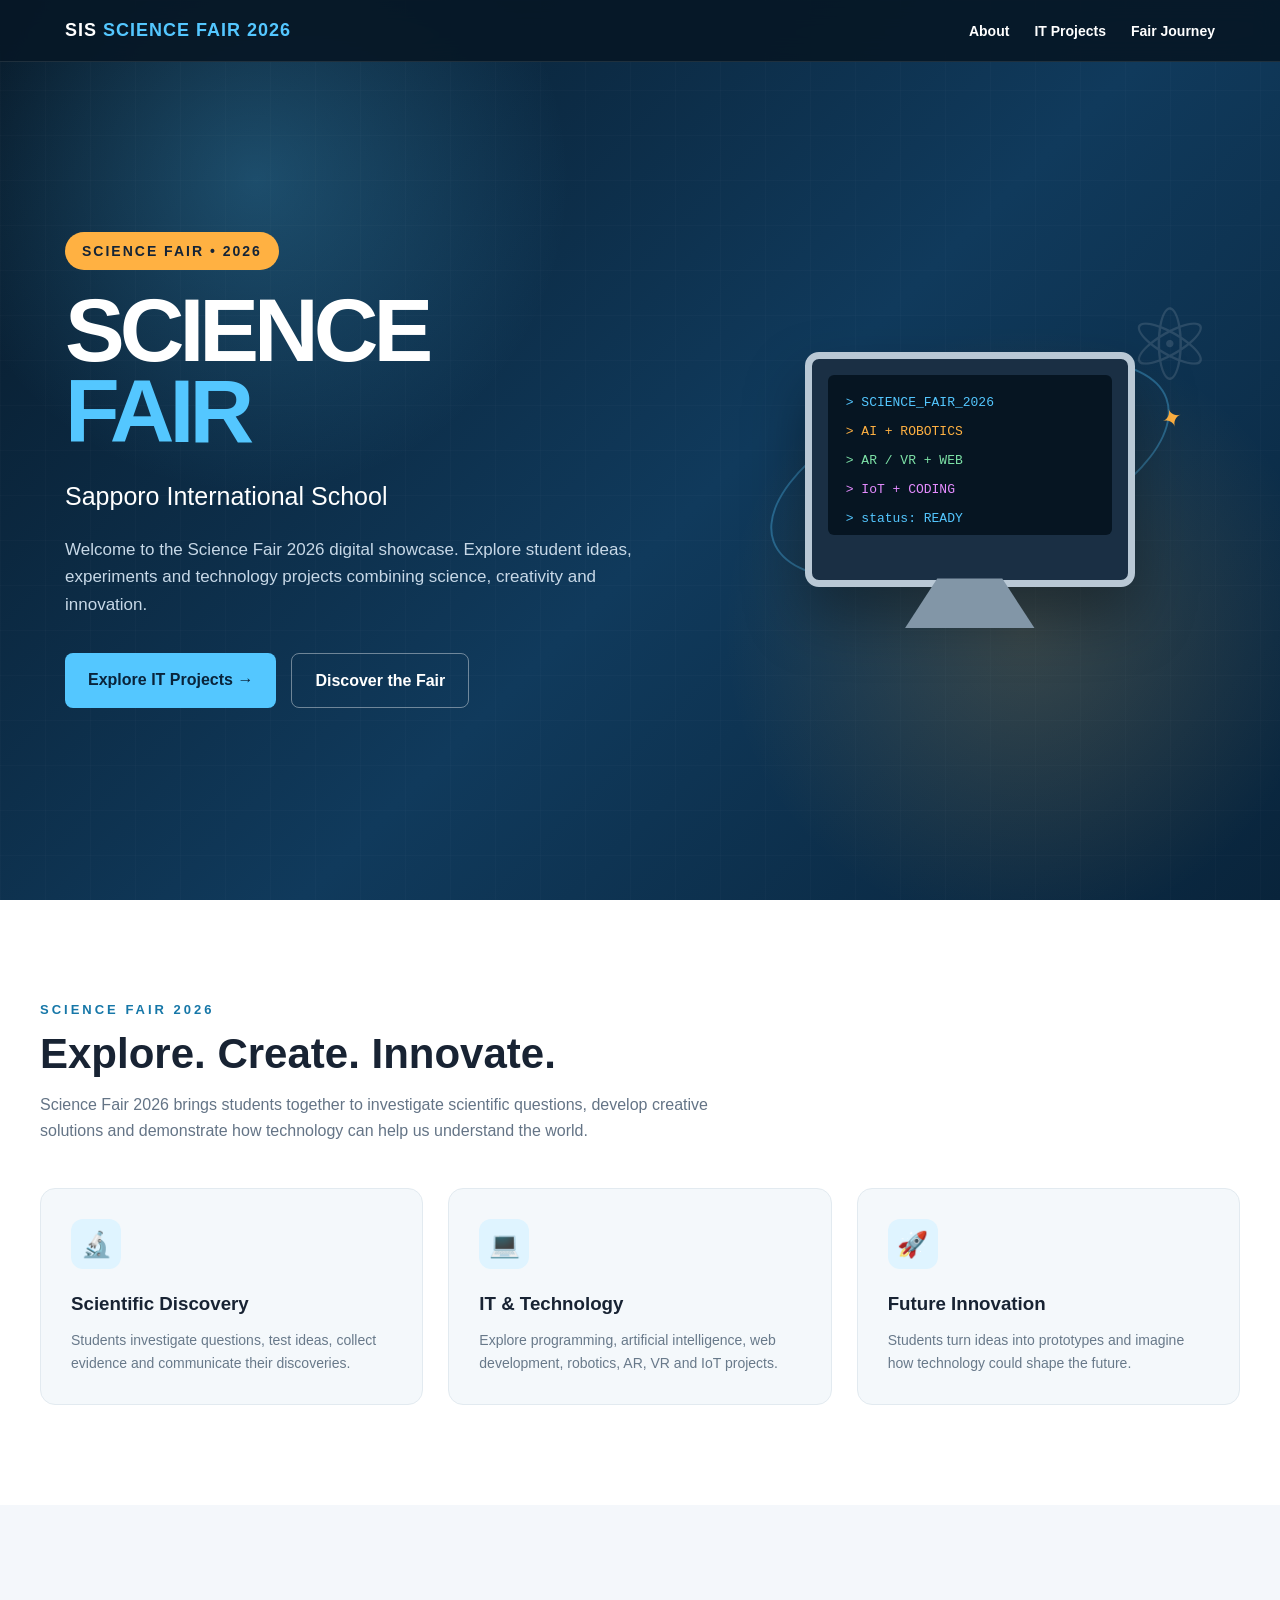
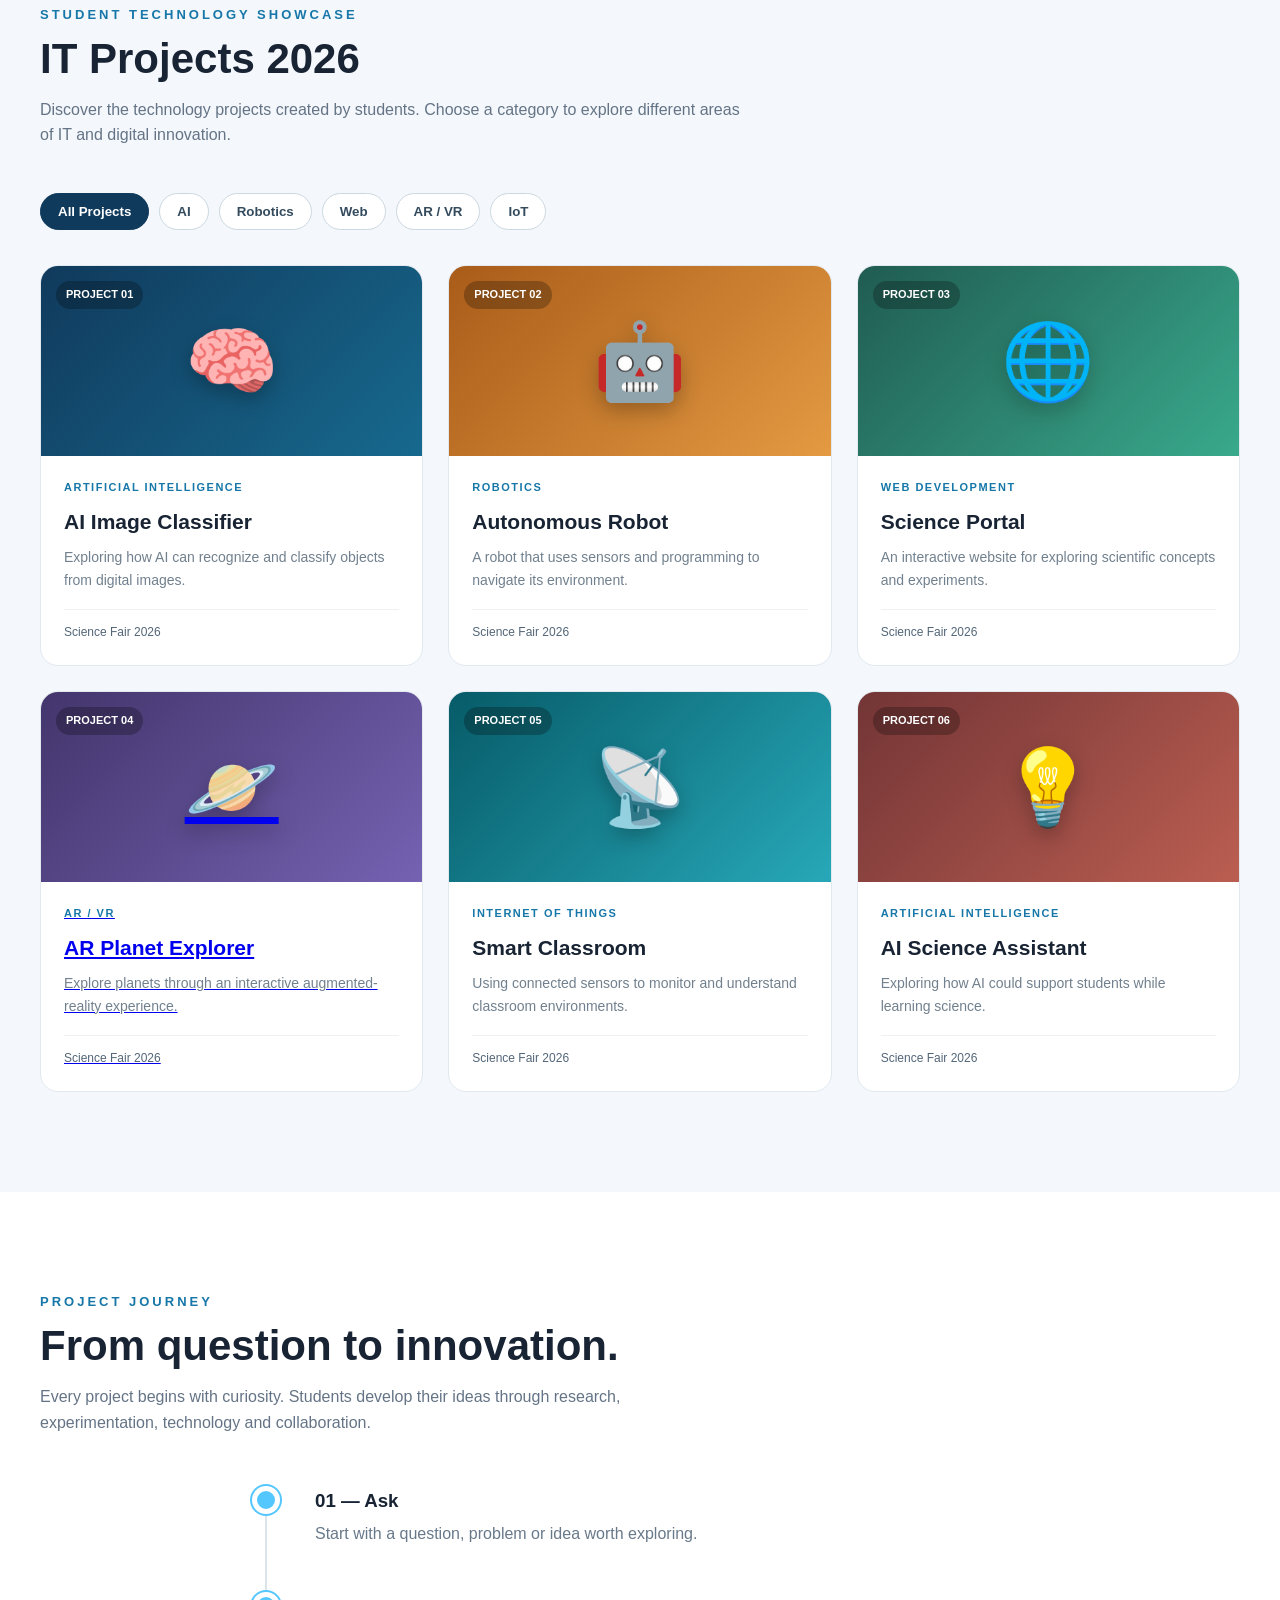
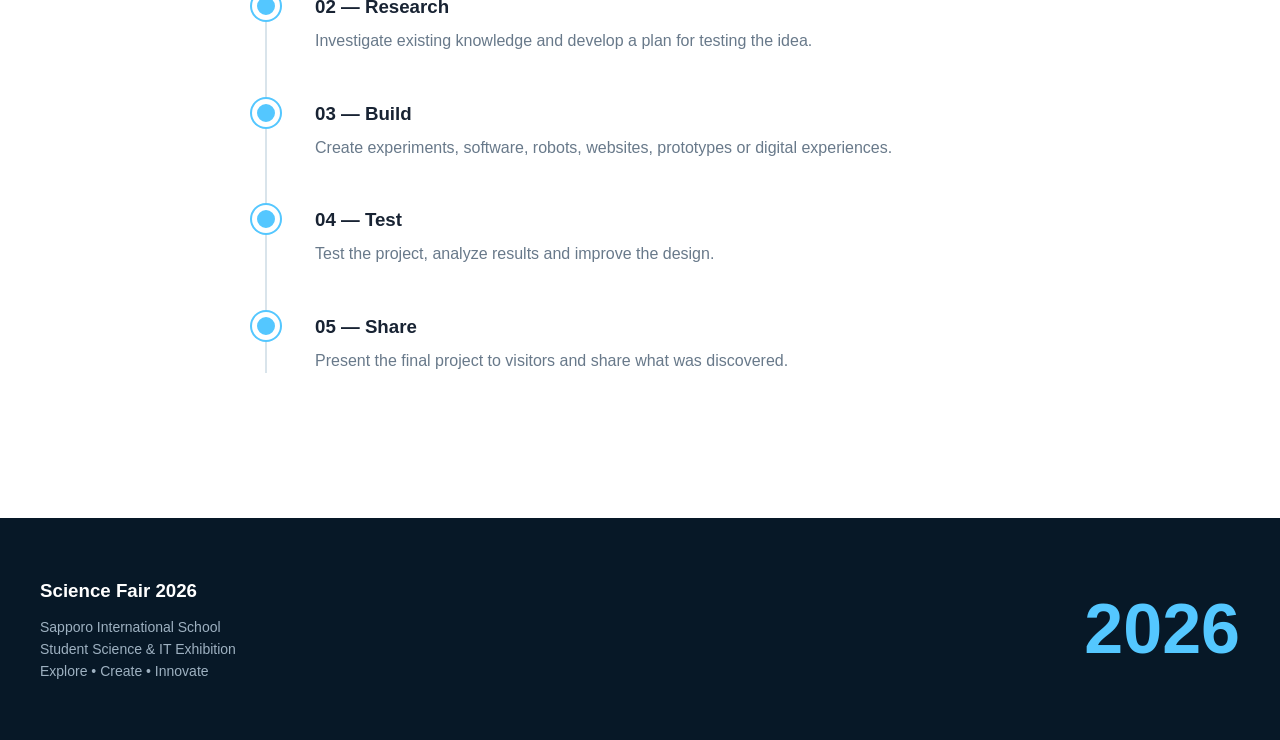
<file: index.html>
<!doctype html>
<html lang="en">
  <head>
    <meta charset="UTF-8" />
    <meta name="viewport" content="width=device-width, initial-scale=1.0" />

    <title>Science Fair 2026 | Sapporo International School</title>

    <link rel="stylesheet" href="style.css" />
  </head>

  <body>
    <!-- NAVIGATION -->
    <nav>
      <div class="nav-container">
        <a href="#" class="logo"> SIS <span>SCIENCE FAIR 2026</span> </a>

        <ul class="nav-links">
          <li><a href="#about">About</a></li>
          <li><a href="#projects">IT Projects</a></li>
          <li><a href="#timeline">Fair Journey</a></li>
        </ul>

        <div class="mobile-menu">☰</div>
      </div>
    </nav>

    <!-- HERO -->
    <header class="hero">
      <div class="hero-container">
        <div class="hero-content">
          <div class="year">SCIENCE FAIR • 2026</div>

          <h1>
            SCIENCE<br />
            <span>FAIR</span>
          </h1>

          <h2>Sapporo International School</h2>

          <p>
            Welcome to the Science Fair 2026 digital showcase. Explore student
            ideas, experiments and technology projects combining science,
            creativity and innovation.
          </p>

          <div class="buttons">
            <a href="#projects" class="btn btn-primary">
              Explore IT Projects →
            </a>

            <a href="#about" class="btn btn-outline"> Discover the Fair </a>
          </div>
        </div>

        <!-- HERO GRAPHIC -->
        <div class="science-graphic">
          <div class="atom">⚛</div>

          <div class="orbit"></div>

          <div class="computer">
            <div class="screen">
              <div class="code-line">&gt; SCIENCE_FAIR_2026</div>

              <div class="code-line">&gt; AI + ROBOTICS</div>

              <div class="code-line">&gt; AR / VR + WEB</div>

              <div class="code-line">&gt; IoT + CODING</div>

              <div class="code-line">&gt; status: READY</div>
            </div>

            <div class="computer-base"></div>
          </div>
        </div>
      </div>
    </header>

    <!-- ABOUT -->
    <section class="about" id="about">
      <div class="container">
        <div class="section-label">Science Fair 2026</div>

        <h2 class="section-title">Explore. Create. Innovate.</h2>

        <p class="section-description">
          Science Fair 2026 brings students together to investigate scientific
          questions, develop creative solutions and demonstrate how technology
          can help us understand the world.
        </p>

        <div class="about-grid">
          <div class="info-card">
            <div class="info-icon">🔬</div>

            <h3>Scientific Discovery</h3>

            <p>
              Students investigate questions, test ideas, collect evidence and
              communicate their discoveries.
            </p>
          </div>

          <div class="info-card">
            <div class="info-icon">💻</div>

            <h3>IT & Technology</h3>

            <p>
              Explore programming, artificial intelligence, web development,
              robotics, AR, VR and IoT projects.
            </p>
          </div>

          <div class="info-card">
            <div class="info-icon">🚀</div>

            <h3>Future Innovation</h3>

            <p>
              Students turn ideas into prototypes and imagine how technology
              could shape the future.
            </p>
          </div>
        </div>
      </div>
    </section>

    <!-- IT PROJECTS -->
    <section class="projects" id="projects">
      <div class="container">
        <div class="section-label">Student Technology Showcase</div>

        <h2 class="section-title">IT Projects 2026</h2>

        <p class="section-description">
          Discover the technology projects created by students. Choose a
          category to explore different areas of IT and digital innovation.
        </p>

        <!-- FILTERS -->
        <div class="filters">
          <button class="filter active" data-filter="all">All Projects</button>

          <button class="filter" data-filter="ai">AI</button>

          <button class="filter" data-filter="robotics">Robotics</button>

          <button class="filter" data-filter="web">Web</button>

          <button class="filter" data-filter="arvr">AR / VR</button>

          <button class="filter" data-filter="iot">IoT</button>
        </div>

        <!-- PROJECT GRID -->
        <div class="project-grid">
          <!-- PROJECT 01 -->
          <article
            class="project-card"
            data-category="ai"
            data-title="AI Image Classifier"
            data-description="A student project exploring how artificial intelligence can identify and classify objects in images using machine-learning techniques."
            data-student="Student IT Project Team"
          >
            <div class="project-visual">
              <div class="project-number">PROJECT 01</div>

              <div class="project-symbol">🧠</div>
            </div>

            <div class="project-content">
              <div class="project-category">Artificial Intelligence</div>

              <h3>AI Image Classifier</h3>

              <p>
                Exploring how AI can recognize and classify objects from digital
                images.
              </p>

              <div class="student">Science Fair 2026</div>
            </div>
          </article>

          <!-- PROJECT 02 -->
          <article
            class="project-card"
            data-category="robotics"
            data-title="Autonomous Robot"
            data-description="An autonomous robot designed to navigate an environment, detect obstacles and respond to sensor information."
            data-student="Robotics Project Team"
          >
            <div class="project-visual orange">
              <div class="project-number">PROJECT 02</div>

              <div class="project-symbol">🤖</div>
            </div>

            <div class="project-content">
              <div class="project-category">Robotics</div>

              <h3>Autonomous Robot</h3>

              <p>
                A robot that uses sensors and programming to navigate its
                environment.
              </p>

              <div class="student">Science Fair 2026</div>
            </div>
          </article>

          <!-- PROJECT 03 -->
          <article
            class="project-card"
            data-category="web"
            data-title="Interactive Science Portal"
            data-description="A modern educational website designed to present scientific information through interactive content, visualizations and digital experiments."
            data-student="Web Development Team"
          >
            <div class="project-visual green">
              <div class="project-number">PROJECT 03</div>

              <div class="project-symbol">🌐</div>
            </div>

            <div class="project-content">
              <div class="project-category">Web Development</div>

              <h3>Science Portal</h3>

              <p>
                An interactive website for exploring scientific concepts and
                experiments.
              </p>

              <div class="student">Science Fair 2026</div>
            </div>
          </article>

          <!-- PROJECT 04 -->
          <a
            href="https://zulyazqall.github.io/sciencefair/augmented/planet.html"
            class="card-link"
          >
            <article
              class="project-card"
              data-category="arvr"
              data-title="AR Planet Explorer"
              data-description="An augmented-reality experience that allows users to explore planets through a smartphone or compatible AR device."
              data-student="AR / VR Project Team "
            >
              <div class="project-visual purple">
                <div class="project-number">PROJECT 04</div>

                <div class="project-symbol">🪐</div>
              </div>

              <div class="project-content">
                <div class="project-category">AR / VR</div>

                <h3>AR Planet Explorer</h3>

                <p>
                  Explore planets through an interactive augmented-reality
                  experience.
                </p>

                <div class="student">Science Fair 2026</div>
              </div>
            </article>
          </a>

          <!-- PROJECT 05 -->
          <article
            class="project-card"
            data-category="iot"
            data-title="Smart Classroom"
            data-description="A connected classroom concept using sensors to monitor environmental conditions such as temperature, light and air quality."
            data-student="IoT Project Team"
          >
            <div class="project-visual cyan">
              <div class="project-number">PROJECT 05</div>

              <div class="project-symbol">📡</div>
            </div>

            <div class="project-content">
              <div class="project-category">Internet of Things</div>

              <h3>Smart Classroom</h3>

              <p>
                Using connected sensors to monitor and understand classroom
                environments.
              </p>

              <div class="student">Science Fair 2026</div>
            </div>
          </article>

          <!-- PROJECT 06 -->
          <article
            class="project-card"
            data-category="ai"
            data-title="AI Science Assistant"
            data-description="An educational AI assistant concept designed to help students explore scientific questions and discover relevant information."
            data-student="AI Innovation Team"
          >
            <div class="project-visual red">
              <div class="project-number">PROJECT 06</div>

              <div class="project-symbol">💡</div>
            </div>

            <div class="project-content">
              <div class="project-category">Artificial Intelligence</div>

              <h3>AI Science Assistant</h3>

              <p>
                Exploring how AI could support students while learning science.
              </p>

              <div class="student">Science Fair 2026</div>
            </div>
          </article>
        </div>
      </div>
    </section>

    <!-- FAIR JOURNEY -->
    <section class="timeline-section" id="timeline">
      <div class="container">
        <div class="section-label">Project Journey</div>

        <h2 class="section-title">From question to innovation.</h2>

        <p class="section-description">
          Every project begins with curiosity. Students develop their ideas
          through research, experimentation, technology and collaboration.
        </p>

        <div class="timeline">
          <div class="timeline-item">
            <div class="timeline-dot"></div>

            <h3>01 — Ask</h3>

            <p>Start with a question, problem or idea worth exploring.</p>
          </div>

          <div class="timeline-item">
            <div class="timeline-dot"></div>

            <h3>02 — Research</h3>

            <p>
              Investigate existing knowledge and develop a plan for testing the
              idea.
            </p>
          </div>

          <div class="timeline-item">
            <div class="timeline-dot"></div>

            <h3>03 — Build</h3>

            <p>
              Create experiments, software, robots, websites, prototypes or
              digital experiences.
            </p>
          </div>

          <div class="timeline-item">
            <div class="timeline-dot"></div>

            <h3>04 — Test</h3>

            <p>Test the project, analyze results and improve the design.</p>
          </div>

          <div class="timeline-item">
            <div class="timeline-dot"></div>

            <h3>05 — Share</h3>

            <p>
              Present the final project to visitors and share what was
              discovered.
            </p>
          </div>
        </div>
      </div>
    </section>

    <!-- FOOTER -->
    <footer>
      <div class="footer-container">
        <div>
          <h3>Science Fair 2026</h3>

          <p>Sapporo International School</p>

          <p>Student Science & IT Exhibition</p>

          <p>Explore • Create • Innovate</p>
        </div>

        <div class="footer-year">2026</div>
      </div>
    </footer>

    <!-- PROJECT MODAL -->
    <div class="modal" id="projectModal">
      <div class="modal-box">
        <button class="close" id="closeModal">×</button>

        <div class="modal-category" id="modalCategory">PROJECT</div>

        <h2 id="modalTitle">Project Title</h2>

        <p id="modalDescription">Project description.</p>

        <br />

        <strong id="modalStudent"> Student Project </strong>
      </div>
    </div>

    <script src="script.js"></script>
  </body>
</html>
</file>
<file: style.css>
* {
    margin: 0;
    padding: 0;
    box-sizing: border-box;
}

html {
    scroll-behavior: smooth;
}

body {
    font-family: Arial, Helvetica, sans-serif;
    background: #f4f7fb;
    color: #182333;
    line-height: 1.6;
}

/* NAVIGATION */

nav {
    position: fixed;
    top: 0;
    left: 0;
    width: 100%;
    z-index: 1000;

    background: rgba(7, 24, 39, 0.94);

    backdrop-filter: blur(12px);

    border-bottom:
        1px solid rgba(255,255,255,0.1);
}

.nav-container {
    max-width: 1200px;
    margin: auto;

    padding: 16px 25px;

    display: flex;
    justify-content: space-between;
    align-items: center;
}

.logo {
    color: white;
    text-decoration: none;

    font-weight: 800;
    font-size: 18px;

    letter-spacing: 1px;
}

.logo span {
    color: #54c7ff;
}

.nav-links {
    display: flex;
    gap: 25px;

    list-style: none;
}

.nav-links a {
    color: white;
    text-decoration: none;

    font-size: 14px;
    font-weight: 600;

    transition: .3s;
}

.nav-links a:hover {
    color: #54c7ff;
}


/* HERO */

.hero {
    min-height: 100vh;

    background:
        radial-gradient(
            circle at 20% 20%,
            rgba(84,199,255,.25),
            transparent 25%
        ),
        radial-gradient(
            circle at 80% 70%,
            rgba(255,177,66,.18),
            transparent 25%
        ),
        linear-gradient(
            135deg,
            #071827,
            #103a5c 55%,
            #09243b
        );

    color: white;

    display: flex;
    align-items: center;

    overflow: hidden;

    position: relative;
}

.hero::before {
    content: "";

    position: absolute;

    inset: 0;

    opacity: .22;

    background-image:
        linear-gradient(
            rgba(255,255,255,.08) 1px,
            transparent 1px
        ),
        linear-gradient(
            90deg,
            rgba(255,255,255,.08) 1px,
            transparent 1px
        );

    background-size: 45px 45px;
}

.hero-container {
    width: 100%;
    max-width: 1200px;

    margin: auto;

    padding: 120px 25px 80px;

    display: grid;

    grid-template-columns:
        1.1fr .9fr;

    gap: 60px;

    align-items: center;

    position: relative;

    z-index: 2;
}

.year {
    display: inline-block;

    background: #ffb142;

    color: #142437;

    padding: 8px 17px;

    border-radius: 30px;

    font-size: 14px;

    font-weight: 800;

    margin-bottom: 20px;

    letter-spacing: 2px;
}

.hero h1 {
    font-size: clamp(50px,7vw,92px);

    line-height: .9;

    margin-bottom: 25px;

    letter-spacing: -5px;
}

.hero h1 span {
    color: #54c7ff;
}

.hero h2 {
    font-size: 25px;

    font-weight: 500;

    margin-bottom: 20px;
}

.hero p {
    max-width: 620px;

    color: #c7d8e7;

    font-size: 17px;

    margin-bottom: 35px;
}

.buttons {
    display: flex;

    gap: 15px;

    flex-wrap: wrap;
}

.btn {
    display: inline-block;

    padding: 14px 23px;

    border-radius: 8px;

    text-decoration: none;

    font-weight: 700;

    transition: .3s;
}

.btn-primary {
    background: #54c7ff;

    color: #09243b;
}

.btn-primary:hover {
    transform: translateY(-3px);

    box-shadow:
        0 10px 25px
        rgba(84,199,255,.25);
}

.btn-outline {
    border:
        1px solid rgba(255,255,255,.4);

    color: white;
}

.btn-outline:hover {
    background:
        rgba(255,255,255,.1);
}


/* SCIENCE GRAPHIC */

.science-graphic {
    position: relative;

    height: 450px;

    display: flex;

    justify-content: center;

    align-items: center;
}

.computer {
    width: 330px;
    height: 235px;

    background: #1a2f44;

    border:
        7px solid #b9c8d5;

    border-radius: 14px;

    box-shadow:
        0 30px 60px
        rgba(0,0,0,.35);

    position: relative;

    z-index: 3;
}

.screen {
    margin: 16px;

    height: 160px;

    background: #061522;

    border-radius: 6px;

    padding: 18px;

    font-family: monospace;

    color: #54c7ff;

    font-size: 13px;
}

.code-line {
    margin-bottom: 8px;
}

.code-line:nth-child(2) {
    color: #ffb142;
}

.code-line:nth-child(3) {
    color: #7de2a7;
}

.code-line:nth-child(4) {
    color: #e58cff;
}

.computer-base {
    position: absolute;

    bottom: -48px;
    left: 50%;

    transform:
        translateX(-50%);

    width: 130px;
    height: 50px;

    background: #8296a7;

    clip-path:
        polygon(
            25% 0,
            75% 0,
            100% 100%,
            0 100%
        );
}

.orbit {
    position: absolute;

    border:
        2px solid
        rgba(84,199,255,.35);

    border-radius: 50%;

    width: 420px;
    height: 180px;

    transform:
        rotate(-20deg);

    animation:
        spin 10s linear infinite;
}

.orbit::after {
    content: "✦";

    position: absolute;

    right: -10px;
    top: 50%;

    color: #ffb142;

    font-size: 25px;
}

.atom {
    position: absolute;

    font-size: 100px;

    color:
        rgba(255,255,255,.12);

    top: 20px;
    right: 0;
}

@keyframes spin {

    from {
        transform:
            rotate(-20deg);
    }

    to {
        transform:
            rotate(340deg);
    }

}


/* GENERAL */

section {
    padding: 100px 25px;
}

.container {
    max-width: 1200px;

    margin: auto;
}

.section-label {
    color: #1677a8;

    font-size: 13px;

    text-transform: uppercase;

    letter-spacing: 3px;

    font-weight: 800;

    margin-bottom: 10px;
}

.section-title {
    font-size: 42px;

    line-height: 1.1;

    margin-bottom: 15px;
}

.section-description {
    color: #647486;

    max-width: 700px;

    margin-bottom: 45px;
}


/* ABOUT */

.about {
    background: white;
}

.about-grid {
    display: grid;

    grid-template-columns:
        repeat(3,1fr);

    gap: 25px;
}

.info-card {
    padding: 30px;

    border-radius: 15px;

    background: #f4f8fb;

    border:
        1px solid #e2eaf0;

    transition: .3s;
}

.info-card:hover {
    transform:
        translateY(-5px);

    box-shadow:
        0 15px 35px
        rgba(20,50,75,.08);
}

.info-icon {
    width: 50px;
    height: 50px;

    display: grid;

    place-items: center;

    border-radius: 12px;

    background: #dff4ff;

    font-size: 25px;

    margin-bottom: 20px;
}

.info-card h3 {
    margin-bottom: 10px;
}

.info-card p {
    color: #68798a;

    font-size: 14px;
}


/* PROJECTS */

.projects {
    background: #f4f7fb;
}

.filters {
    display: flex;

    gap: 10px;

    flex-wrap: wrap;

    margin-bottom: 35px;
}

.filter {
    border:
        1px solid #ccd8e1;

    background: white;

    color: #344b5e;

    padding: 10px 17px;

    border-radius: 30px;

    cursor: pointer;

    font-weight: 700;

    transition: .2s;
}

.filter:hover,
.filter.active {
    background: #103a5c;

    color: white;

    border-color: #103a5c;
}

.project-grid {
    display: grid;

    grid-template-columns:
        repeat(3,1fr);

    gap: 25px;
}

.project-card {
    background: white;

    border-radius: 18px;

    overflow: hidden;

    border:
        1px solid #e1e9ef;

    transition: .3s;

    cursor: pointer;
}

.project-card:hover {
    transform:
        translateY(-8px);

    box-shadow:
        0 20px 40px
        rgba(20,50,75,.12);
}

.project-visual {
    height: 190px;

    background:
        linear-gradient(
            135deg,
            #103a5c,
            #17698e
        );

    position: relative;

    display: grid;

    place-items: center;
}

.project-visual.orange {
    background:
        linear-gradient(
            135deg,
            #a95c19,
            #e39a42
        );
}

.project-visual.green {
    background:
        linear-gradient(
            135deg,
            #205c52,
            #39a98c
        );
}

.project-visual.purple {
    background:
        linear-gradient(
            135deg,
            #43356c,
            #7562b2
        );
}

.project-visual.cyan {
    background:
        linear-gradient(
            135deg,
            #075b68,
            #27a8b8
        );
}

.project-visual.red {
    background:
        linear-gradient(
            135deg,
            #733536,
            #bb5e51
        );
}

.project-symbol {
    font-size: 75px;

    filter:
        drop-shadow(
            0 8px 10px
            rgba(0,0,0,.25)
        );
}

.project-number {
    position: absolute;

    top: 15px;
    left: 15px;

    background:
        rgba(0,0,0,.25);

    color: white;

    padding: 5px 10px;

    border-radius: 20px;

    font-size: 11px;

    font-weight: bold;
}

.project-content {
    padding: 23px;
}

.project-category {
    color: #1677a8;

    text-transform: uppercase;

    font-size: 11px;

    letter-spacing: 1.5px;

    font-weight: 800;
}

.project-content h3 {
    font-size: 21px;

    margin: 8px 0;
}

.project-content p {
    color: #71808e;

    font-size: 14px;

    margin-bottom: 18px;
}

.student {
    font-size: 12px;

    color: #536678;

    border-top:
        1px solid #edf1f4;

    padding-top: 13px;
}


/* TIMELINE */

.timeline-section {
    background: white;
}

.timeline {
    max-width: 800px;

    margin: 50px auto 0;

    position: relative;
}

.timeline::before {
    content: "";

    position: absolute;

    left: 25px;

    top: 0;
    bottom: 0;

    width: 2px;

    background: #d9e4eb;
}

.timeline-item {
    position: relative;

    padding-left: 75px;

    margin-bottom: 45px;
}

.timeline-dot {
    position: absolute;

    left: 12px;

    width: 28px;
    height: 28px;

    border-radius: 50%;

    background: #54c7ff;

    border: 5px solid white;

    box-shadow:
        0 0 0 2px
        #54c7ff;
}

.timeline-item h3 {
    margin-bottom: 6px;
}

.timeline-item p {
    color: #68798a;
}


/* FOOTER */

footer {
    background: #071827;

    color: white;

    padding: 55px 25px;
}

.footer-container {
    max-width: 1200px;

    margin: auto;

    display: flex;

    justify-content: space-between;

    align-items: center;

    gap: 30px;

    flex-wrap: wrap;
}

footer h3 {
    margin-bottom: 10px;
}

footer p {
    color: #9eb1c1;

    font-size: 14px;
}

.footer-year {
    font-size: 70px;

    font-weight: 900;

    color: #54c7ff;
}


/* MODAL */

.modal {
    position: fixed;

    inset: 0;

    background:
        rgba(2,15,26,.75);

    backdrop-filter: blur(8px);

    display: none;

    justify-content: center;

    align-items: center;

    padding: 25px;

    z-index: 2000;
}

.modal.show {
    display: flex;
}

.modal-box {
    background: white;

    max-width: 650px;

    width: 100%;

    border-radius: 20px;

    padding: 35px;

    position: relative;

    animation:
        modalIn .25s ease;
}

@keyframes modalIn {

    from {
        opacity: 0;

        transform:
            translateY(20px);
    }

    to {
        opacity: 1;

        transform:
            translateY(0);
    }

}

.close {
    position: absolute;

    right: 20px;
    top: 15px;

    border: 0;

    background: none;

    font-size: 30px;

    cursor: pointer;

    color: #526372;
}

.modal-category {
    color: #1677a8;

    font-weight: 800;

    text-transform: uppercase;

    font-size: 12px;

    letter-spacing: 2px;
}

.modal h2 {
    font-size: 32px;

    margin: 8px 0 15px;
}

.modal p {
    color: #627485;
}


/* MOBILE */

.mobile-menu {
    display: none;

    color: white;

    font-size: 25px;

    cursor: pointer;
}


/* RESPONSIVE */

@media (max-width: 900px) {

    .hero-container {
        grid-template-columns: 1fr;

        text-align: center;
    }

    .hero p {
        margin-left: auto;
        margin-right: auto;
    }

    .buttons {
        justify-content: center;
    }

    .science-graphic {
        height: 330px;

        transform: scale(.8);
    }

    .about-grid,
    .project-grid {
        grid-template-columns:
            repeat(2,1fr);
    }

}


@media (max-width: 650px) {

    .nav-links {
        display: none;
    }

    .mobile-menu {
        display: block;
    }

    .hero h1 {
        font-size: 58px;
    }

    .hero h2 {
        font-size: 20px;
    }

    .about-grid,
    .project-grid {
        grid-template-columns: 1fr;
    }

    .section-title {
        font-size: 34px;
    }

    .science-graphic {
        transform: scale(.65);

        margin-top: -30px;
    }

    .footer-year {
        font-size: 50px;
    }

}
</file>
